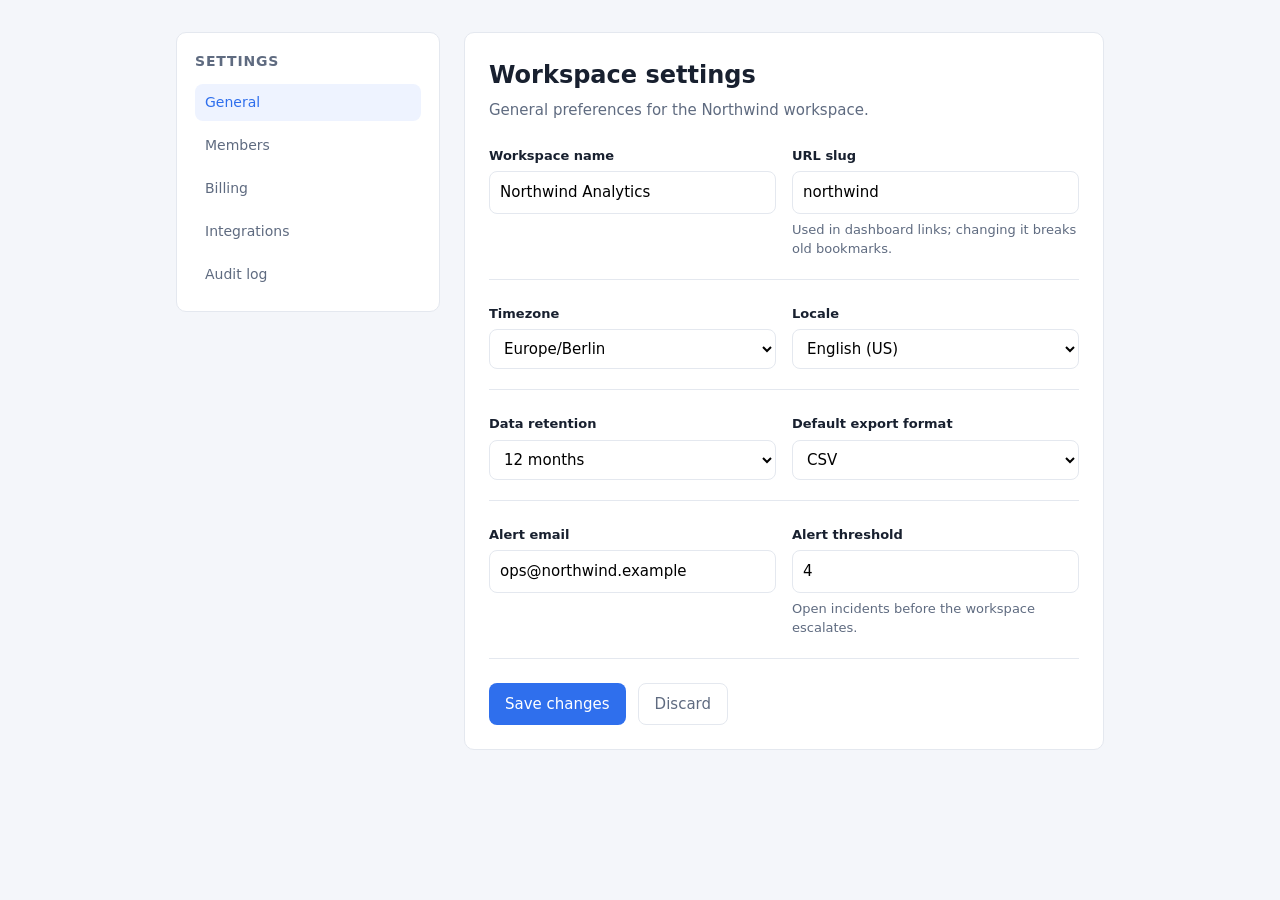
<file: skills/sab-grid-design/evals/files/bootstrap-settings/index.html>
<!doctype html>
<html lang="en">
<head>
<meta charset="utf-8">
<meta name="viewport" content="width=device-width, initial-scale=1">
<title>Workspace settings</title>
<link rel="stylesheet" href="grid.css">
<style>
  :root { --ink:#18202f; --muted:#5f6b80; --line:#e4e8ef; --accent:#2f6fed; }
  body { margin:0; background:#f4f6fa; color:var(--ink); font:15px/1.5 system-ui, -apple-system, sans-serif; }

  .page { display:flex; gap:24px; width:960px; margin:0 auto; padding:32px 16px; }

  .sidebar { width:280px; align-self:flex-start; padding:18px; background:#fff; border:1px solid var(--line); border-radius:10px; }
  .sidebar h2 { margin:0 0 12px; font-size:14px; text-transform:uppercase; letter-spacing:.06em; color:var(--muted); }
  .sidebar nav { display:flex; flex-direction:column; gap:6px; }
  .sidebar a { padding:8px 10px; border-radius:8px; color:var(--muted); text-decoration:none; font-size:14px; }
  .sidebar a.is-active { background:#eef3ff; color:var(--accent); }

  .main { width:640px; padding:24px; background:#fff; border:1px solid var(--line); border-radius:10px; }
  .main h1 { margin:0 0 6px; font-size:24px; }
  .main .lead { margin:0 0 24px; color:var(--muted); }

  .section { display:flex; gap:16px; margin-bottom:24px; padding-bottom:20px; border-bottom:1px solid var(--line); }
  .section:last-of-type { border-bottom:0; }
  .field { width:300px; }
  .field label { display:block; margin-bottom:6px; font-size:13px; font-weight:600; }
  .field input,
  .field select { width:100%; padding:9px 10px; border:1px solid var(--line); border-radius:8px; font:inherit; background:#fff; }
  .field p { margin:6px 0 0; color:var(--muted); font-size:13px; }

  .actions { display:flex; gap:12px; }
  .actions button { padding:9px 16px; border:0; border-radius:8px; font:inherit; background:var(--accent); color:#fff; }
  .actions .ghost { background:#fff; color:var(--muted); border:1px solid var(--line); }
</style>
</head>
<body>
<div class="page">
  <aside class="sidebar">
    <h2>Settings</h2>
    <nav>
      <a class="is-active" href="#">General</a>
      <a href="#">Members</a>
      <a href="#">Billing</a>
      <a href="#">Integrations</a>
      <a href="#">Audit log</a>
    </nav>
  </aside>

  <main class="main">
    <h1>Workspace settings</h1>
    <p class="lead">General preferences for the Northwind workspace.</p>

    <div class="section">
      <div class="field">
        <label for="workspace-name">Workspace name</label>
        <input id="workspace-name" value="Northwind Analytics">
      </div>
      <div class="field">
        <label for="workspace-slug">URL slug</label>
        <input id="workspace-slug" value="northwind">
        <p>Used in dashboard links; changing it breaks old bookmarks.</p>
      </div>
    </div>

    <div class="section">
      <div class="field">
        <label for="timezone">Timezone</label>
        <select id="timezone">
          <option>UTC</option>
          <option selected>Europe/Berlin</option>
          <option>America/New_York</option>
        </select>
      </div>
      <div class="field">
        <label for="locale">Locale</label>
        <select id="locale">
          <option selected>English (US)</option>
          <option>Deutsch</option>
          <option>日本語</option>
        </select>
      </div>
    </div>

    <div class="section">
      <div class="field">
        <label for="retention">Data retention</label>
        <select id="retention">
          <option>90 days</option>
          <option selected>12 months</option>
          <option>3 years</option>
        </select>
      </div>
      <div class="field">
        <label for="export-format">Default export format</label>
        <select id="export-format">
          <option selected>CSV</option>
          <option>JSON</option>
          <option>Parquet</option>
        </select>
      </div>
    </div>

    <div class="section">
      <div class="field">
        <label for="alert-email">Alert email</label>
        <input id="alert-email" type="email" value="ops@northwind.example">
      </div>
      <div class="field">
        <label for="alert-threshold">Alert threshold</label>
        <input id="alert-threshold" type="number" value="4">
        <p>Open incidents before the workspace escalates.</p>
      </div>
    </div>

    <div class="actions">
      <button type="submit">Save changes</button>
      <button type="button" class="ghost">Discard</button>
    </div>
  </main>
</div>
</body>
</html>
</file>
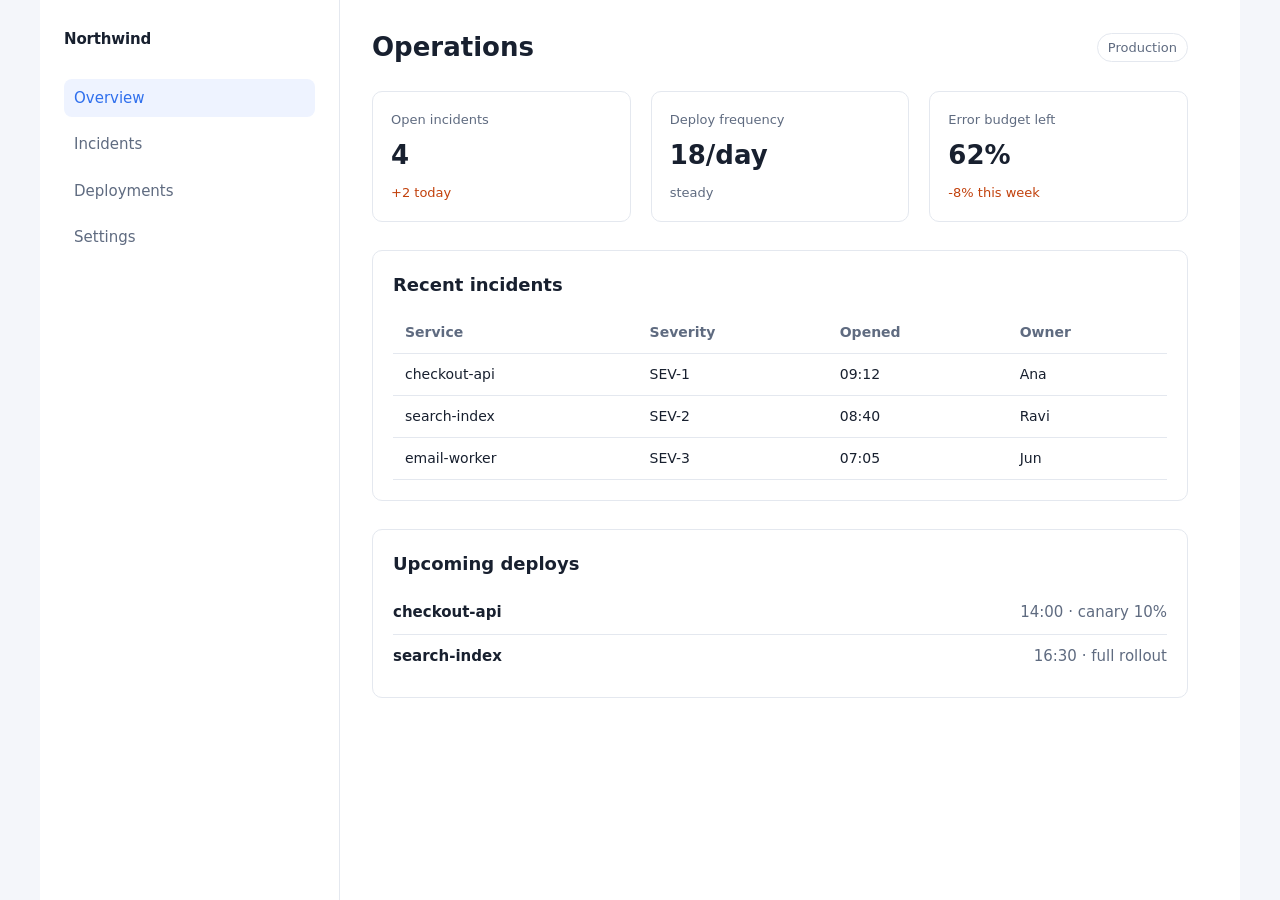
<file: skills/sab-grid-design/evals/files/dashboard-fixed/index.html>
<!doctype html>
<html lang="en">
<head>
<meta charset="utf-8">
<meta name="viewport" content="width=device-width, initial-scale=1">
<title>Operations dashboard</title>
<link rel="stylesheet" href="styles.css">
</head>
<body>
<div class="app">
  <aside class="sidebar">
    <div class="brand">Northwind</div>
    <nav>
      <a class="is-active" href="#">Overview</a>
      <a href="#">Incidents</a>
      <a href="#">Deployments</a>
      <a href="#">Settings</a>
    </nav>
  </aside>

  <main class="main">
    <header class="topbar">
      <h1>Operations</h1>
      <span class="stage-badge">Production</span>
    </header>

    <section class="metrics">
      <article class="metric">
        <span class="metric__label">Open incidents</span>
        <strong>4</strong>
        <span class="metric__delta metric__delta--bad">+2 today</span>
      </article>
      <article class="metric">
        <span class="metric__label">Deploy frequency</span>
        <strong>18/day</strong>
        <span class="metric__delta">steady</span>
      </article>
      <article class="metric">
        <span class="metric__label">Error budget left</span>
        <strong>62%</strong>
        <span class="metric__delta metric__delta--bad">-8% this week</span>
      </article>
    </section>

    <section class="panel">
      <h2>Recent incidents</h2>
      <table>
        <thead>
          <tr><th>Service</th><th>Severity</th><th>Opened</th><th>Owner</th></tr>
        </thead>
        <tbody>
          <tr><td>checkout-api</td><td>SEV-1</td><td>09:12</td><td>Ana</td></tr>
          <tr><td>search-index</td><td>SEV-2</td><td>08:40</td><td>Ravi</td></tr>
          <tr><td>email-worker</td><td>SEV-3</td><td>07:05</td><td>Jun</td></tr>
        </tbody>
      </table>
    </section>

    <section class="panel">
      <h2>Upcoming deploys</h2>
      <ul class="deploys">
        <li><strong>checkout-api</strong><span>14:00 · canary 10%</span></li>
        <li><strong>search-index</strong><span>16:30 · full rollout</span></li>
      </ul>
    </section>
  </main>
</div>
</body>
</html>
</file>
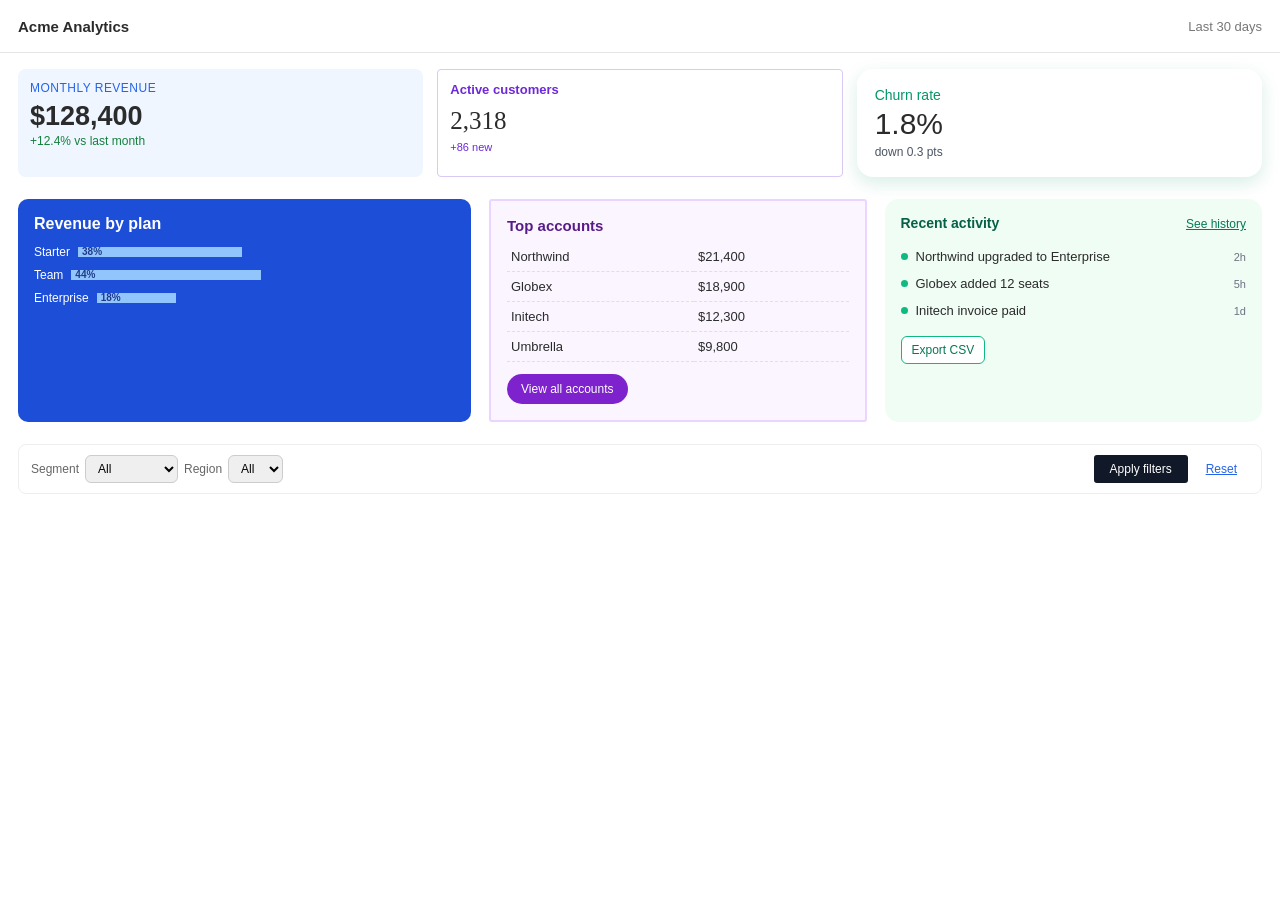
<file: skills/sab-ui-craft/evals/files/dashboard/index.html>
<!doctype html>
<html lang="en">
<head>
<meta charset="utf-8">
<title>Revenue dashboard</title>
<link rel="stylesheet" href="styles.css">
</head>
<body>
  <header class="top">
    <span class="logo">Acme Analytics</span>
    <span class="range">Last 30 days</span>
  </header>

  <main>
    <section class="metrics">
      <div class="metric metric-a">
        <div class="metric-label">Monthly revenue</div>
        <div class="metric-value">$128,400</div>
        <div class="metric-delta up">+12.4% vs last month</div>
      </div>
      <div class="metric metric-b">
        <div class="metric-title">Active customers</div>
        <div class="metric-number">2,318</div>
        <div class="metric-change">+86 new</div>
      </div>
      <div class="metric metric-c">
        <div class="metric-caption">Churn rate</div>
        <div class="metric-figure">1.8%</div>
        <div class="metric-sub">down 0.3 pts</div>
      </div>
    </section>

    <section class="panels">
      <div class="panel panel-blue">
        <h2>Revenue by plan</h2>
        <ul class="bars">
          <li><span>Starter</span><b style="width:38%">38%</b></li>
          <li><span>Team</span><b style="width:44%">44%</b></li>
          <li><span>Enterprise</span><b style="width:18%">18%</b></li>
        </ul>
      </div>

      <div class="panel panel-purple">
        <h3>Top accounts</h3>
        <table>
          <tr><td>Northwind</td><td>$21,400</td></tr>
          <tr><td>Globex</td><td>$18,900</td></tr>
          <tr><td>Initech</td><td>$12,300</td></tr>
          <tr><td>Umbrella</td><td>$9,800</td></tr>
        </table>
        <button class="cta cta-purple">View all accounts</button>
      </div>

      <div class="panel panel-green">
        <header class="panel-head"><h4>Recent activity</h4><a href="#">See history</a></header>
        <div class="activity">
          <div class="event"><span class="dot"></span>Northwind upgraded to Enterprise <time>2h</time></div>
          <div class="event"><span class="dot"></span>Globex added 12 seats <time>5h</time></div>
          <div class="event"><span class="dot"></span>Initech invoice paid <time>1d</time></div>
        </div>
        <button class="cta cta-green">Export CSV</button>
      </div>
    </section>

    <section class="filters">
      <label>Segment <select><option>All</option><option>Enterprise</option><option>Team</option></select></label>
      <label>Region <select><option>All</option><option>EU</option><option>US</option></select></label>
      <button class="apply">Apply filters</button>
      <button class="reset">Reset</button>
    </section>
  </main>
</body>
</html>
</file>
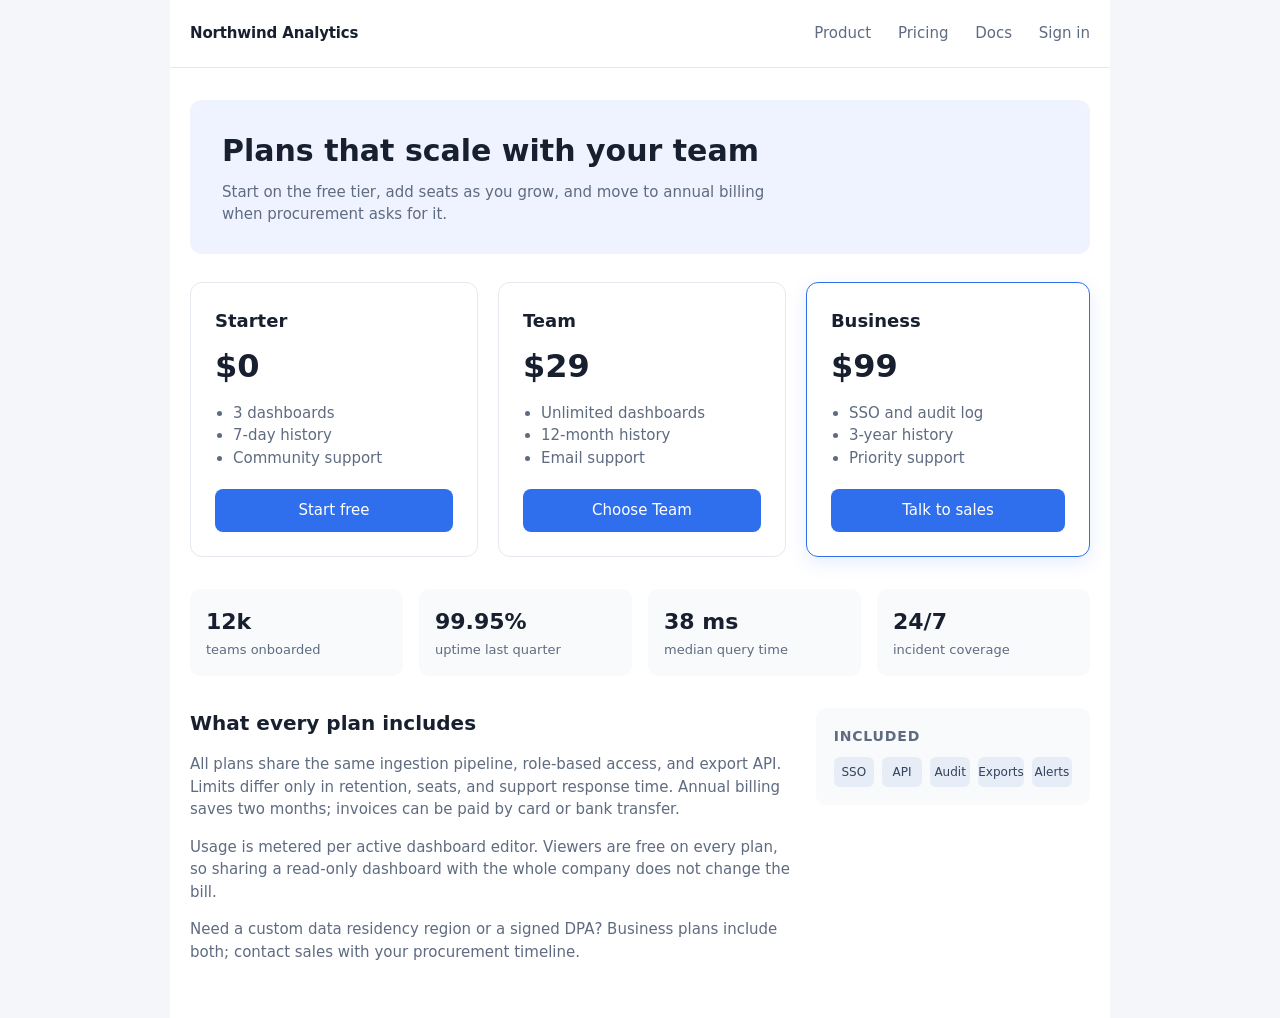
<file: skills/sab-grid-design/evals/files/pricing-page.html>
<!doctype html>
<html lang="en">
<head>
<meta charset="utf-8">
<meta name="viewport" content="width=device-width, initial-scale=1">
<title>Pricing — Northwind Analytics</title>
<style>
  :root { --ink:#18202f; --muted:#5f6b80; --line:#e4e8ef; --accent:#2f6fed; --tint:#eef3ff; }
  * { box-sizing: border-box; }
  body { margin:0; background:#f4f6fa; color:var(--ink); font:15px/1.5 system-ui, -apple-system, sans-serif; }
  .shell { width:940px; margin:0 auto; background:#fff; }
  header { display:flex; justify-content:space-between; align-items:center; padding:22px 20px; border-bottom:1px solid var(--line); }
  .brand { font-weight:700; letter-spacing:-.01em; }
  nav a { margin-left:22px; color:var(--muted); text-decoration:none; }
  .hero { width:900px; margin:32px 0 0 20px; padding:28px 32px; background:var(--tint); border-radius:12px; }
  .hero h1 { margin:0 0 8px; font-size:30px; }
  .hero p { margin:0; color:var(--muted); max-width:560px; }
  .plans { display:flex; gap:20px; padding:28px 20px 8px; }
  .plan { width:300px; padding:24px; border:1px solid var(--line); border-radius:12px; }
  .plan--featured { width:296px; border-color:var(--accent); box-shadow:0 6px 18px rgba(47,111,237,.12); }
  .plan h2 { margin:0 0 4px; font-size:18px; }
  .plan .price { font-size:32px; font-weight:700; margin:8px 0 12px; }
  .plan ul { margin:0 0 20px; padding-left:18px; color:var(--muted); }
  .plan button { width:100%; padding:10px 14px; border:0; border-radius:8px; background:var(--accent); color:#fff; font:inherit; }
  .stats { display:flex; gap:16px; padding:24px 20px; }
  .stat { width:220px; padding:16px; background:#f8fafc; border-radius:10px; }
  .stat strong { display:block; font-size:22px; }
  .stat span { color:var(--muted); font-size:13px; }
  .content { display:flex; gap:20px; padding:8px 20px 40px; }
  .main { width:620px; }
  .main h2 { margin:0 0 12px; font-size:20px; }
  .main p { color:var(--muted); }
  .sidebar { width:280px; padding:18px; background:#f8fafc; border-radius:10px; align-self:flex-start; }
  .sidebar h3 { margin:0 0 10px; font-size:14px; text-transform:uppercase; letter-spacing:.06em; color:var(--muted); }
  .badge-list { display:flex; gap:8px; }
  .badge { width:20%; padding:6px 0; border-radius:6px; background:#e7edf7; color:#33415c; font-size:12px; text-align:center; }
</style>
</head>
<body>
<div class="shell">
  <header>
    <span class="brand">Northwind Analytics</span>
    <nav>
      <a href="#">Product</a>
      <a href="#">Pricing</a>
      <a href="#">Docs</a>
      <a href="#">Sign in</a>
    </nav>
  </header>

  <section class="hero">
    <h1>Plans that scale with your team</h1>
    <p>Start on the free tier, add seats as you grow, and move to annual billing when procurement asks for it.</p>
  </section>

  <section class="plans">
    <article class="plan">
      <h2>Starter</h2>
      <div class="price">$0</div>
      <ul>
        <li>3 dashboards</li>
        <li>7-day history</li>
        <li>Community support</li>
      </ul>
      <button type="button">Start free</button>
    </article>
    <article class="plan">
      <h2>Team</h2>
      <div class="price">$29</div>
      <ul>
        <li>Unlimited dashboards</li>
        <li>12-month history</li>
        <li>Email support</li>
      </ul>
      <button type="button">Choose Team</button>
    </article>
    <article class="plan plan--featured">
      <h2>Business</h2>
      <div class="price">$99</div>
      <ul>
        <li>SSO and audit log</li>
        <li>3-year history</li>
        <li>Priority support</li>
      </ul>
      <button type="button">Talk to sales</button>
    </article>
  </section>

  <section class="stats">
    <div class="stat"><strong>12k</strong><span>teams onboarded</span></div>
    <div class="stat"><strong>99.95%</strong><span>uptime last quarter</span></div>
    <div class="stat"><strong>38 ms</strong><span>median query time</span></div>
    <div class="stat"><strong>24/7</strong><span>incident coverage</span></div>
  </section>

  <div class="content">
    <main class="main">
      <h2>What every plan includes</h2>
      <p>All plans share the same ingestion pipeline, role-based access, and export API. Limits differ only in retention, seats, and support response time. Annual billing saves two months; invoices can be paid by card or bank transfer.</p>
      <p>Usage is metered per active dashboard editor. Viewers are free on every plan, so sharing a read-only dashboard with the whole company does not change the bill.</p>
      <p>Need a custom data residency region or a signed DPA? Business plans include both; contact sales with your procurement timeline.</p>
    </main>
    <aside class="sidebar">
      <h3>Included</h3>
      <div class="badge-list">
        <span class="badge">SSO</span>
        <span class="badge">API</span>
        <span class="badge">Audit</span>
        <span class="badge">Exports</span>
        <span class="badge">Alerts</span>
      </div>
    </aside>
  </div>
</div>
</body>
</html>
</file>
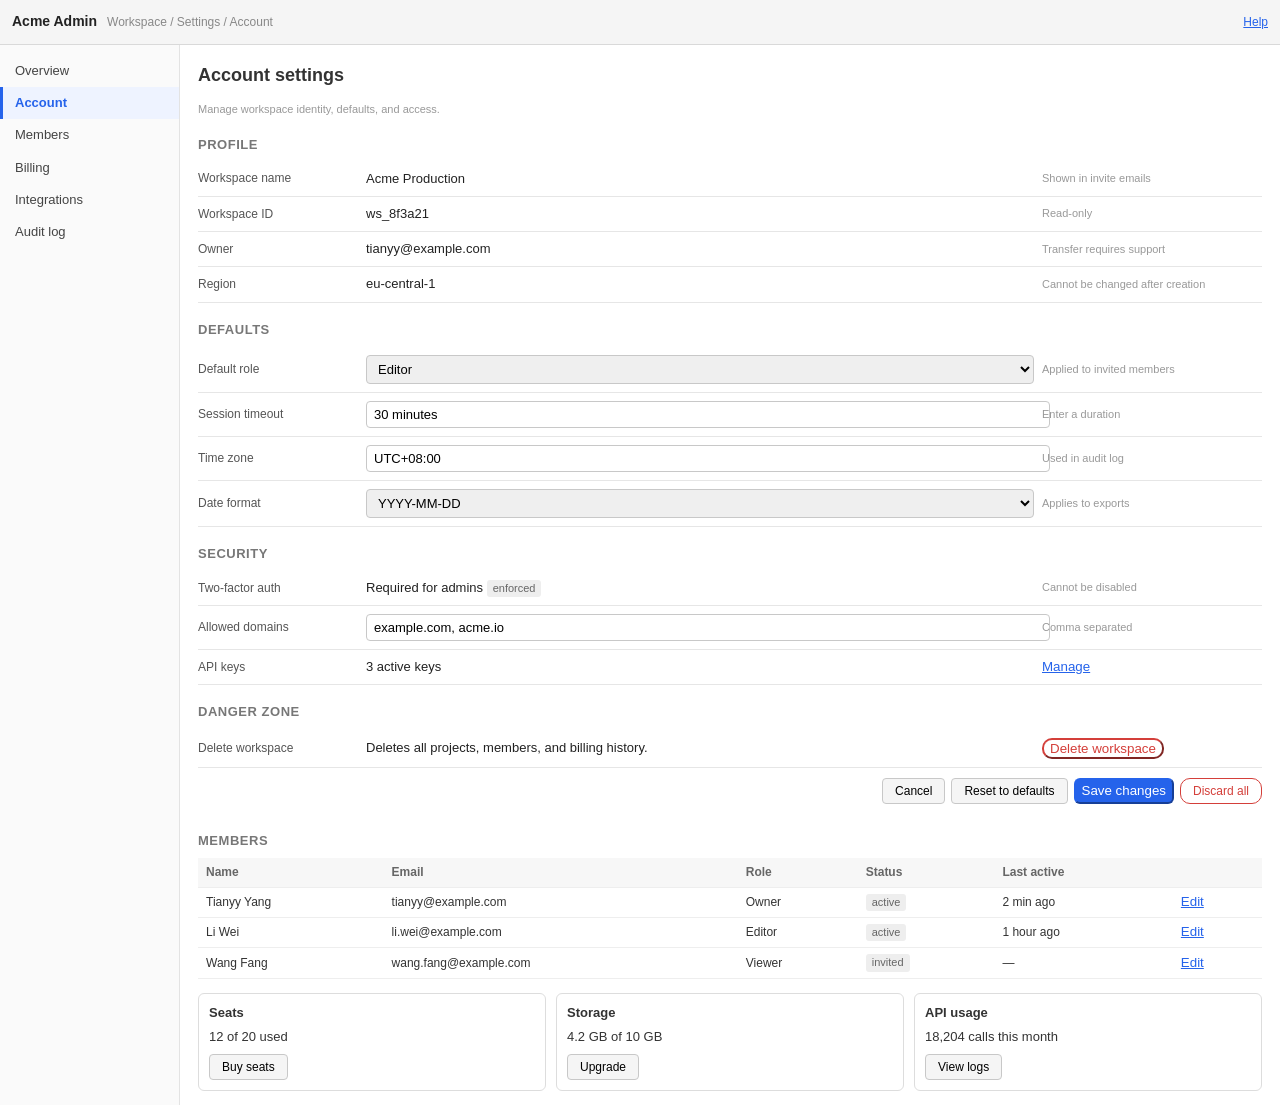
<file: skills/sab-ui-craft/evals/files/settings-page.html>
<!doctype html>
<html lang="en">
<head>
<meta charset="utf-8">
<title>Account settings</title>
<style>
  :root { --blue: #2563eb; }
  body { margin: 0; font: 13px/1.4 Arial, sans-serif; color: #333; background: #fff; }
  .topbar { height: 44px; border-bottom: 1px solid #d9d9d9; background: #f5f5f5; display: flex; align-items: center; padding: 0 12px; gap: 10px; }
  .topbar .brand { font-weight: 700; font-size: 14px; color: #222; }
  .topbar .crumb { color: #888; font-size: 12px; }
  .layout { display: grid; grid-template-columns: 180px 1fr; min-height: calc(100vh - 44px); }
  .sidenav { border-right: 1px solid #e3e3e3; padding: 10px 0; background: #fafafa; }
  .sidenav a { display: block; padding: 7px 12px; color: #444; text-decoration: none; font-size: 13px; border-left: 3px solid transparent; }
  .sidenav a.active { border-left-color: var(--blue); background: #eef3ff; color: var(--blue); font-weight: 600; }
  .content { padding: 14px 18px; }
  h1 { font-size: 18px; margin: 4px 0 14px; }
  h2 { font-size: 13px; text-transform: uppercase; letter-spacing: .04em; color: #777; margin: 18px 0 8px; }
  .row { display: grid; grid-template-columns: 160px 1fr 220px; gap: 8px; align-items: center; padding: 8px 0; border-bottom: 1px solid #e6e6e6; }
  .row:last-child { border-bottom: 0; }
  .label { color: #555; font-size: 12px; }
  .value { font-size: 13px; color: #222; }
  .hint { font-size: 11px; color: #999; }
  input[type=text], select { width: 100%; padding: 5px 7px; border: 1px solid #c8c8c8; border-radius: 4px; font-size: 13px; }
  .btn { padding: 5px 12px; border-radius: 4px; border: 1px solid #c8c8c8; background: #f5f5f5; font-size: 12px; cursor: pointer; }
  .btn-primary { background: var(--blue); border-color: var(--blue); color: #fff; border-radius: 6px; }
  .btn-danger { background: #fff; border-color: #d43f3a; color: #d43f3a; border-radius: 10px; }
  .btn-link { background: none; border: 0; color: var(--blue); text-decoration: underline; padding: 0; }
  .grid3 { display: grid; grid-template-columns: repeat(3, 1fr); gap: 10px; }
  .card { border: 1px solid #ddd; border-radius: 6px; padding: 10px; }
  .card h3 { margin: 0 0 6px; font-size: 13px; }
  .tag { display: inline-block; padding: 1px 6px; background: #eee; border-radius: 3px; font-size: 11px; color: #666; }
  .toolbar { display: flex; gap: 6px; justify-content: flex-end; padding: 10px 0; }
  table { width: 100%; border-collapse: collapse; font-size: 12px; }
  th, td { text-align: left; padding: 6px 8px; border-bottom: 1px solid #eee; }
  th { background: #f7f7f7; color: #666; font-weight: 600; }
</style>
</head>
<body>
  <div class="topbar">
    <span class="brand">Acme Admin</span>
    <span class="crumb">Workspace / Settings / Account</span>
    <span style="margin-left:auto"><a href="#" style="font-size:12px;color:#2563eb">Help</a></span>
  </div>
  <div class="layout">
    <nav class="sidenav">
      <a href="#">Overview</a>
      <a class="active" href="#">Account</a>
      <a href="#">Members</a>
      <a href="#">Billing</a>
      <a href="#">Integrations</a>
      <a href="#">Audit log</a>
    </nav>
    <main class="content">
      <h1>Account settings</h1>
      <p class="hint">Manage workspace identity, defaults, and access.</p>

      <h2>Profile</h2>
      <div class="row"><span class="label">Workspace name</span><span class="value">Acme Production</span><span class="hint">Shown in invite emails</span></div>
      <div class="row"><span class="label">Workspace ID</span><span class="value">ws_8f3a21</span><span class="hint">Read-only</span></div>
      <div class="row"><span class="label">Owner</span><span class="value">tianyy@example.com</span><span class="hint">Transfer requires support</span></div>
      <div class="row"><span class="label">Region</span><span class="value">eu-central-1</span><span class="hint">Cannot be changed after creation</span></div>

      <h2>Defaults</h2>
      <div class="row"><span class="label">Default role</span><span class="value"><select><option>Editor</option><option>Viewer</option><option>Admin</option></select></span><span class="hint">Applied to invited members</span></div>
      <div class="row"><span class="label">Session timeout</span><span class="value"><input type="text" value="30 minutes"></span><span class="hint">Enter a duration</span></div>
      <div class="row"><span class="label">Time zone</span><span class="value"><input type="text" value="UTC+08:00"></span><span class="hint">Used in audit log</span></div>
      <div class="row"><span class="label">Date format</span><span class="value"><select><option>YYYY-MM-DD</option><option>DD/MM/YYYY</option><option>MM/DD/YYYY</option></select></span><span class="hint">Applies to exports</span></div>

      <h2>Security</h2>
      <div class="row"><span class="label">Two-factor auth</span><span class="value">Required for admins <span class="tag">enforced</span></span><span class="hint">Cannot be disabled</span></div>
      <div class="row"><span class="label">Allowed domains</span><span class="value"><input type="text" value="example.com, acme.io"></span><span class="hint">Comma separated</span></div>
      <div class="row"><span class="label">API keys</span><span class="value">3 active keys</span><span class="hint"><button class="btn-link">Manage</button></span></div>

      <h2>Danger zone</h2>
      <div class="row"><span class="label">Delete workspace</span><span class="value">Deletes all projects, members, and billing history.</span><span class="hint"><button class="btn-danger">Delete workspace</button></span></div>

      <div class="toolbar">
        <button class="btn">Cancel</button>
        <button class="btn">Reset to defaults</button>
        <button class="btn-primary">Save changes</button>
        <button class="btn btn-danger">Discard all</button>
      </div>

      <h2>Members</h2>
      <table>
        <thead><tr><th>Name</th><th>Email</th><th>Role</th><th>Status</th><th>Last active</th><th></th></tr></thead>
        <tbody>
          <tr><td>Tianyy Yang</td><td>tianyy@example.com</td><td>Owner</td><td><span class="tag">active</span></td><td>2 min ago</td><td><button class="btn-link">Edit</button></td></tr>
          <tr><td>Li Wei</td><td>li.wei@example.com</td><td>Editor</td><td><span class="tag">active</span></td><td>1 hour ago</td><td><button class="btn-link">Edit</button></td></tr>
          <tr><td>Wang Fang</td><td>wang.fang@example.com</td><td>Viewer</td><td><span class="tag">invited</span></td><td>—</td><td><button class="btn-link">Edit</button></td></tr>
        </tbody>
      </table>

      <div class="grid3" style="margin-top:14px">
        <div class="card"><h3>Seats</h3><div>12 of 20 used</div><button class="btn" style="margin-top:8px">Buy seats</button></div>
        <div class="card"><h3>Storage</h3><div>4.2 GB of 10 GB</div><button class="btn" style="margin-top:8px">Upgrade</button></div>
        <div class="card"><h3>API usage</h3><div>18,204 calls this month</div><button class="btn" style="margin-top:8px">View logs</button></div>
      </div>
    </main>
  </div>
</body>
</html>
</file>
<file: skills/sab-grid-design/evals/files/dashboard-fixed/styles.css>
:root {
  --bg: #f4f6fa;
  --panel: #ffffff;
  --ink: #18202f;
  --muted: #5f6b80;
  --line: #e4e8ef;
  --accent: #2f6fed;
}

* { box-sizing: border-box; }

body {
  margin: 0;
  background: var(--bg);
  color: var(--ink);
  font: 15px/1.5 system-ui, -apple-system, sans-serif;
}

.app {
  display: flex;
  width: 1200px;
  margin: 0 auto;
  min-height: 100vh;
  background: var(--panel);
}

.sidebar {
  width: 300px;
  padding: 28px 24px;
  border-right: 1px solid var(--line);
}

.brand {
  margin-bottom: 28px;
  font-weight: 700;
  letter-spacing: -0.01em;
}

.sidebar nav {
  display: flex;
  flex-direction: column;
  gap: 8px;
}

.sidebar nav a {
  padding: 8px 10px;
  border-radius: 8px;
  color: var(--muted);
  text-decoration: none;
}

.sidebar nav a.is-active {
  background: #eef3ff;
  color: var(--accent);
}

.main {
  width: 880px;
  padding: 28px 32px;
}

.topbar {
  display: flex;
  align-items: center;
  justify-content: space-between;
  margin-bottom: 24px;
}

.topbar h1 {
  margin: 0;
  font-size: 26px;
}

.stage-badge {
  padding: 4px 10px;
  border: 1px solid var(--line);
  border-radius: 999px;
  color: var(--muted);
  font-size: 13px;
}

.metrics {
  display: flex;
  gap: 20px;
  margin-bottom: 28px;
}

.metric {
  width: 280px;
  padding: 18px;
  border: 1px solid var(--line);
  border-radius: 10px;
}

.metric__label {
  display: block;
  color: var(--muted);
  font-size: 13px;
}

.metric strong {
  display: block;
  margin: 6px 0;
  font-size: 26px;
}

.metric__delta {
  color: var(--muted);
  font-size: 13px;
}

.metric__delta--bad {
  color: #c2410c;
}

.panel {
  margin-bottom: 28px;
  padding: 20px;
  border: 1px solid var(--line);
  border-radius: 10px;
}

.panel h2 {
  margin: 0 0 14px;
  font-size: 18px;
}

table {
  width: 100%;
  border-collapse: collapse;
  font-size: 14px;
}

th,
td {
  padding: 10px 12px;
  border-bottom: 1px solid var(--line);
  text-align: left;
}

th {
  color: var(--muted);
  font-weight: 600;
}

.deploys {
  margin: 0;
  padding: 0;
  list-style: none;
}

.deploys li {
  display: flex;
  justify-content: space-between;
  padding: 10px 0;
  border-bottom: 1px solid var(--line);
}

.deploys li:last-child {
  border-bottom: 0;
}

.deploys span {
  color: var(--muted);
}
</file>
<file: skills/sab-ui-craft/evals/files/dashboard/styles.css>
/* Three card systems bolted together: blue (8px), purple (4px bordered), green (16px shadowed). */
body {
  margin: 0;
  background: #ffffff;
  color: #2b2b2b;
  font-family: "Helvetica Neue", Arial, sans-serif;
}

.top {
  display: flex;
  align-items: center;
  justify-content: space-between;
  height: 52px;
  padding: 0 18px;
  border-bottom: 1px solid #e5e5e5;
}

.logo { font-weight: 700; font-size: 15px; }
.range { font-size: 13px; color: #777; }

main { padding: 16px 18px 28px; }

/* --- card system A: blue, soft, 8px --- */
.metrics { display: grid; grid-template-columns: repeat(3, 1fr); gap: 14px; }
.metric-a, .metric-b, .metric-c { padding: 12px; }
.metric-a { background: #eff6ff; border-radius: 8px; }
.metric-label { font-size: 12px; color: #2563eb; text-transform: uppercase; letter-spacing: .04em; }
.metric-value { font-size: 27px; font-weight: 700; margin: 6px 0 2px; }
.metric-delta { font-size: 12px; }
.metric-delta.up { color: #15803d; }

/* --- card system B: purple, 4px, hard border, no fill --- */
.metric-b { background: #fff; border: 1px solid #d8c9f5; border-radius: 4px; }
.metric-title { font-size: 13px; color: #6d28d9; font-weight: 600; }
.metric-number { font-size: 25px; font-family: Georgia, serif; margin: 10px 0 6px; }
.metric-change { font-size: 11px; color: #6d28d9; }

/* --- card system C: green, 16px, shadow, different type scale --- */
.metric-c { background: #fff; border-radius: 16px; box-shadow: 0 6px 18px rgba(5, 150, 105, .16); padding: 18px; }
.metric-caption { font-size: 14px; color: #059669; }
.metric-figure { font-size: 30px; font-weight: 300; margin: 4px 0; }
.metric-sub { font-size: 12px; color: #4b5563; }

/* --- panels: three more visual languages --- */
.panels { display: grid; grid-template-columns: 1.2fr 1fr 1fr; gap: 18px; margin-top: 22px; }
.panel { padding: 16px; }
.panel-blue { background: #1d4ed8; color: #fff; border-radius: 10px; }
.panel-blue h2 { margin: 0 0 12px; font-size: 16px; font-weight: 600; }
.bars { list-style: none; margin: 0; padding: 0; }
.bars li { display: flex; align-items: center; gap: 8px; margin-bottom: 9px; font-size: 12px; }
.bars b { display: block; height: 10px; background: #93c5fd; color: #1e3a8a; font-size: 10px; line-height: 10px; padding-left: 4px; }

.panel-purple { background: #faf5ff; border: 2px solid #e9d5ff; border-radius: 3px; }
.panel-purple h3 { margin: 0 0 8px; font-size: 15px; color: #581c87; }
.panel-purple table { width: 100%; border-collapse: collapse; font-size: 13px; }
.panel-purple td { padding: 7px 4px; border-bottom: 1px dashed #e9d5ff; }
.cta { border: 0; cursor: pointer; }
.cta-purple { margin-top: 12px; padding: 8px 14px; background: #7e22ce; color: #fff; border-radius: 999px; font-size: 12px; }

.panel-green { background: #f0fdf4; border-radius: 14px; }
.panel-head { display: flex; justify-content: space-between; align-items: baseline; }
.panel-head h4 { margin: 0; font-size: 14px; color: #065f46; }
.panel-head a { font-size: 12px; color: #047857; }
.activity { margin: 12px 0; }
.event { display: flex; align-items: center; gap: 8px; font-size: 13px; padding: 6px 0; }
.event time { margin-left: auto; color: #6b7280; font-size: 11px; }
.dot { width: 7px; height: 7px; background: #10b981; border-radius: 50%; }
.cta-green { padding: 6px 10px; background: #fff; border: 1px solid #10b981; color: #047857; border-radius: 6px; font-size: 12px; }

/* --- filters: yet another spacing rhythm (6/10/14/18/22) --- */
.filters { display: flex; align-items: center; gap: 6px; margin-top: 22px; padding: 10px 12px; border: 1px solid #eee; border-radius: 8px; }
.filters label { font-size: 12px; color: #666; display: flex; gap: 6px; align-items: center; }
.filters select { padding: 5px 8px; border: 1px solid #ccc; border-radius: 6px; font-size: 12px; }
.apply { margin-left: auto; padding: 7px 16px; background: #111827; color: #fff; border: 0; border-radius: 3px; font-size: 12px; }
.reset { padding: 7px 12px; background: none; border: 0; color: #2563eb; text-decoration: underline; font-size: 12px; }
</file>
<file: skills/sab-grid-design/evals/files/bootstrap-settings/grid.css>
/*
 * Bootstrap 5 grid subset used by this app: 12 columns, breakpoints
 * sm 576 / md 768 / lg 992 / xl 1200, 24px gutters.
 */
*,
::before,
::after {
  box-sizing: border-box;
}

.container {
  width: 100%;
  margin: 0 auto;
  padding-right: 12px;
  padding-left: 12px;
}

@media (min-width: 576px) {
  .container { max-width: 540px; }
}

@media (min-width: 768px) {
  .container { max-width: 720px; }
}

@media (min-width: 992px) {
  .container { max-width: 960px; }
}

@media (min-width: 1200px) {
  .container { max-width: 1140px; }
}

.row {
  display: flex;
  flex-wrap: wrap;
  margin-right: -12px;
  margin-left: -12px;
}

.row > * {
  flex-shrink: 0;
  width: 100%;
  max-width: 100%;
  padding-right: 12px;
  padding-left: 12px;
}

.col-12 { flex: 0 0 auto; width: 100%; }

@media (min-width: 768px) {
  .col-md-3 { flex: 0 0 auto; width: 25%; }
  .col-md-4 { flex: 0 0 auto; width: 33.33333333%; }
  .col-md-6 { flex: 0 0 auto; width: 50%; }
  .col-md-8 { flex: 0 0 auto; width: 66.66666667%; }
  .col-md-9 { flex: 0 0 auto; width: 75%; }
}

@media (min-width: 992px) {
  .col-lg-4 { flex: 0 0 auto; width: 33.33333333%; }
  .col-lg-8 { flex: 0 0 auto; width: 66.66666667%; }
}
</file>
